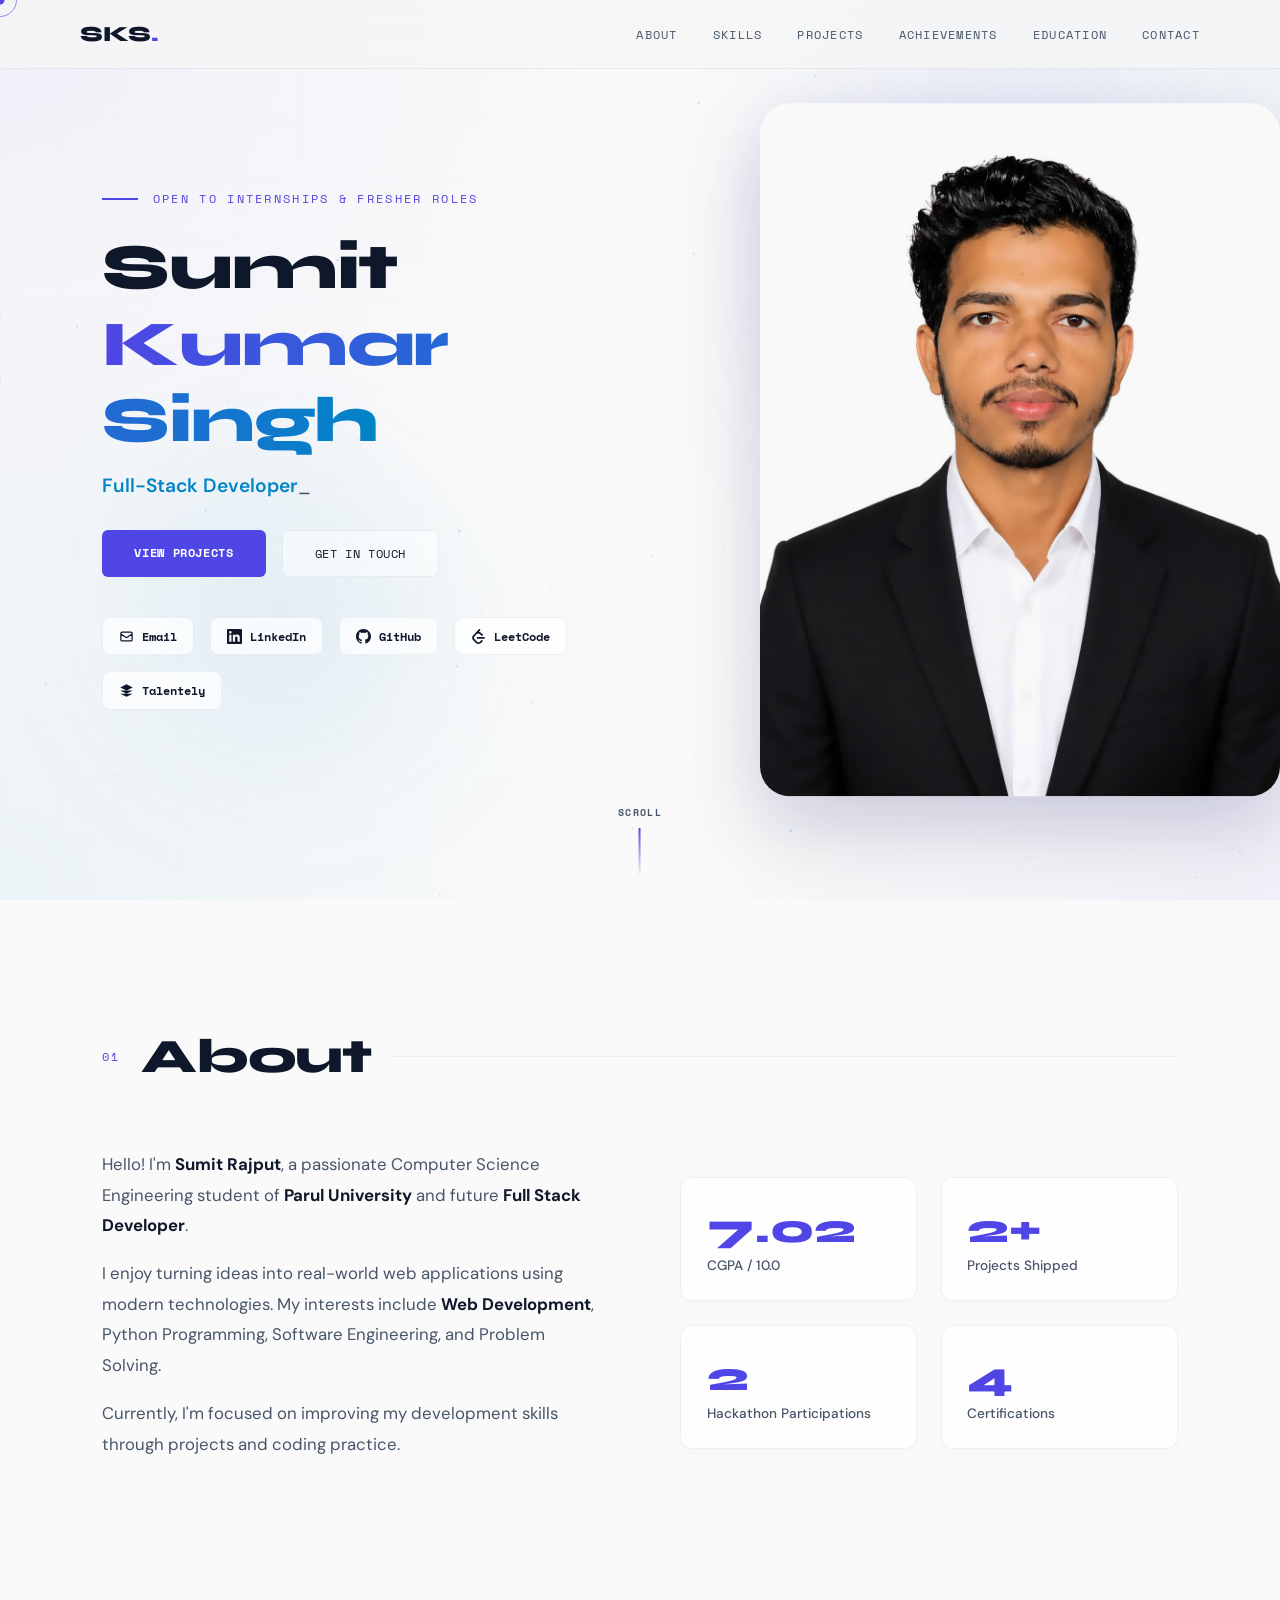
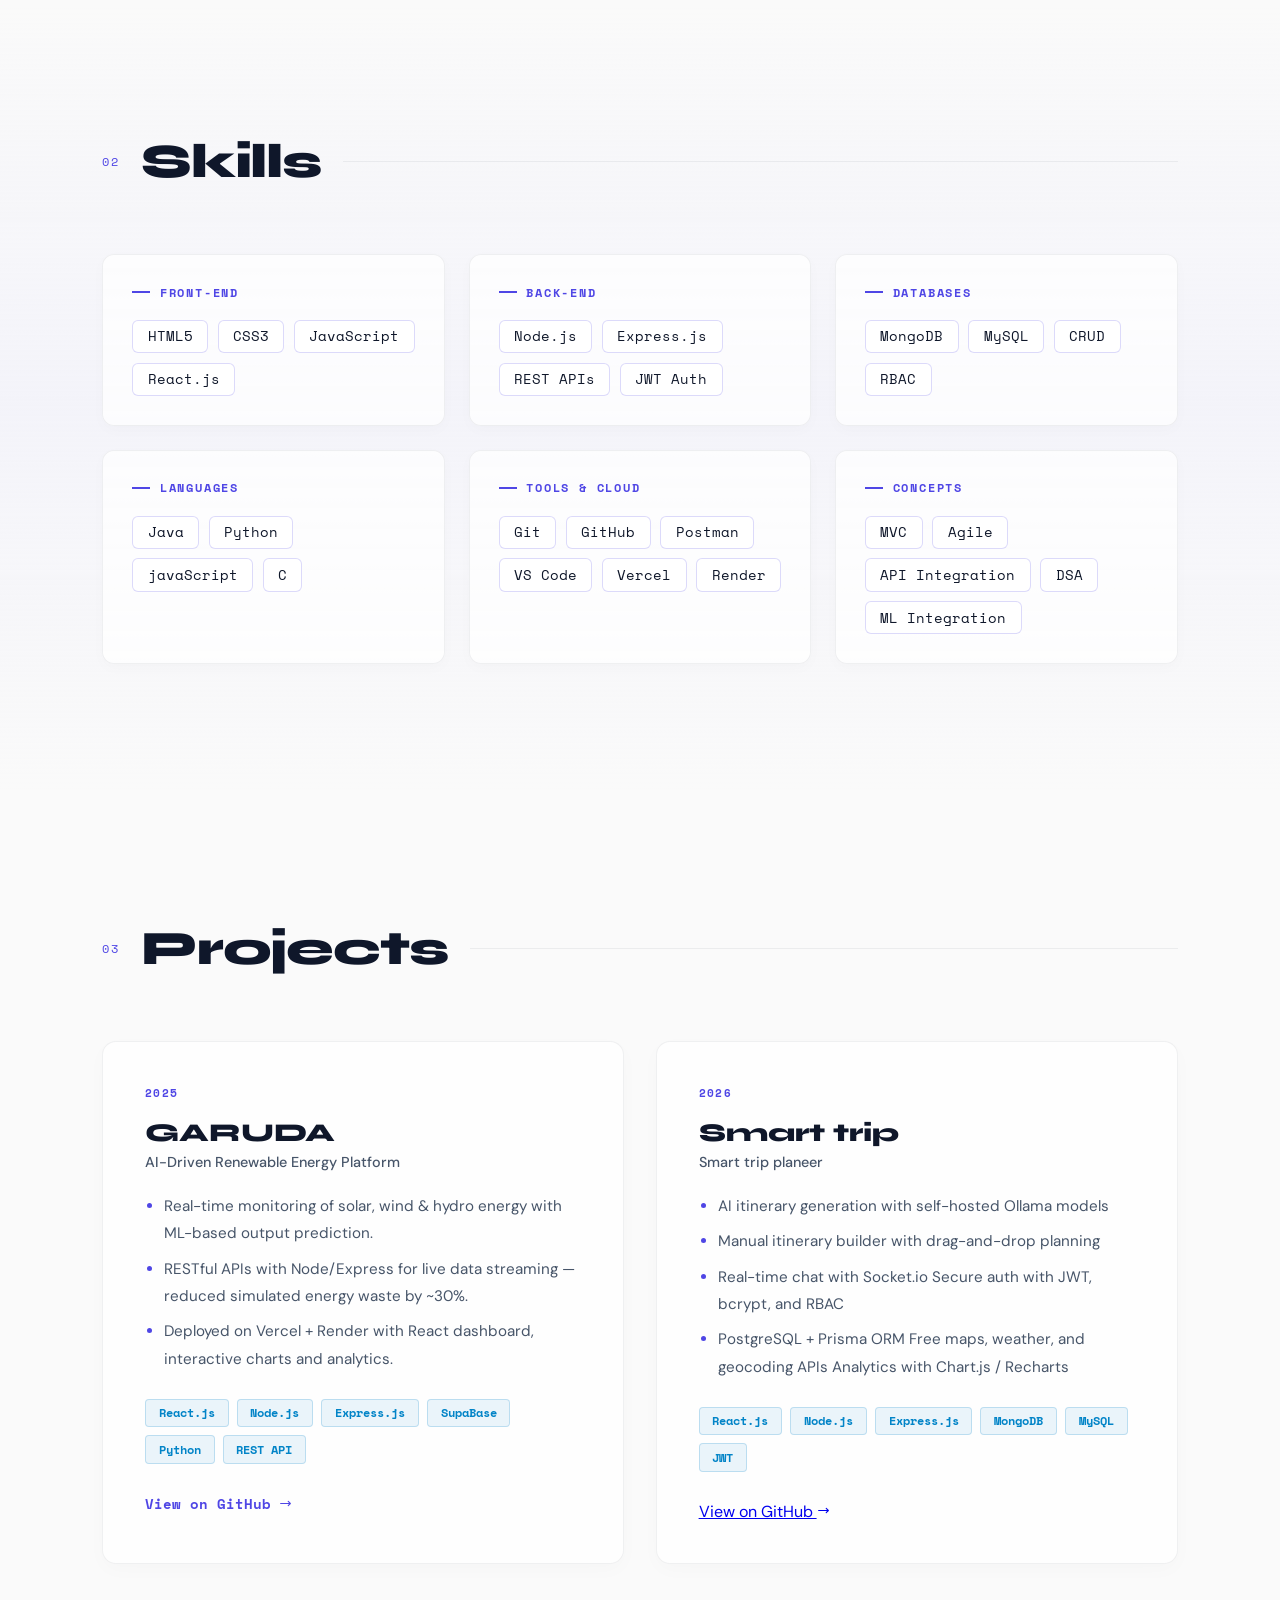
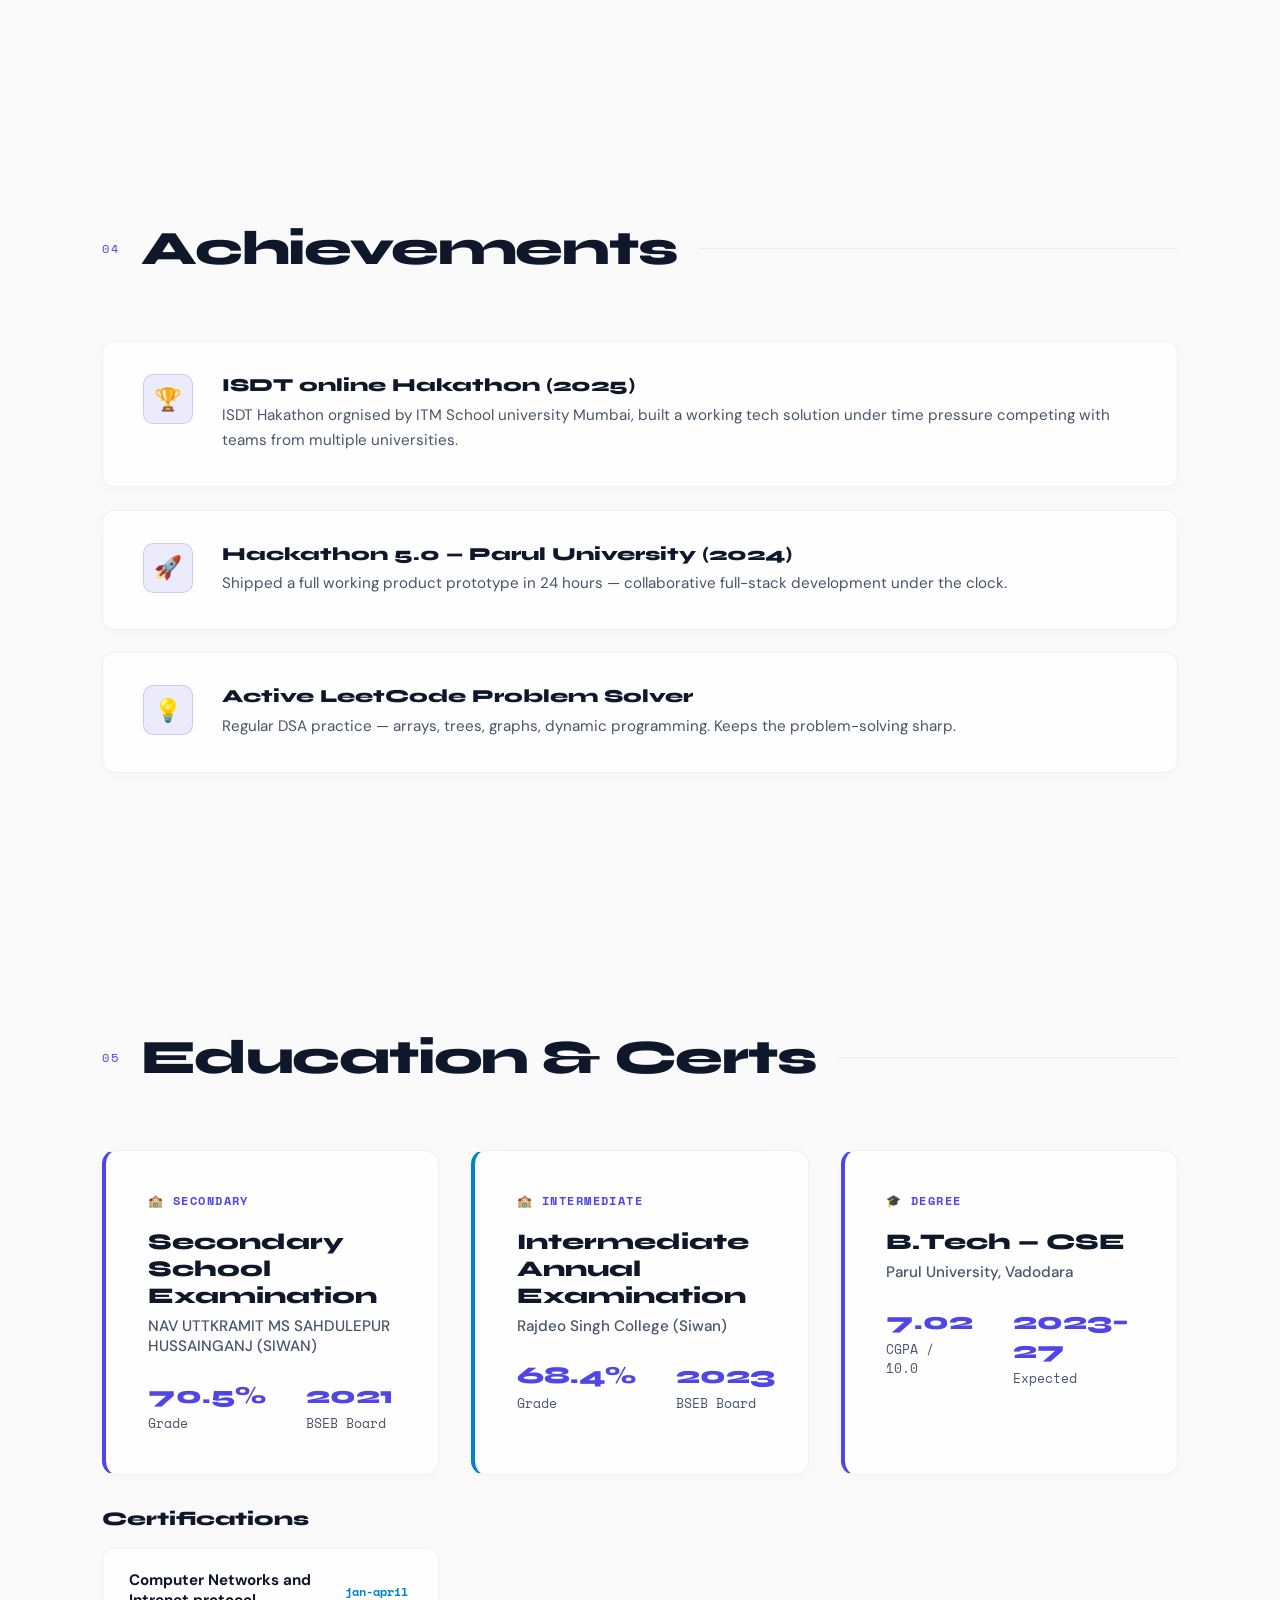
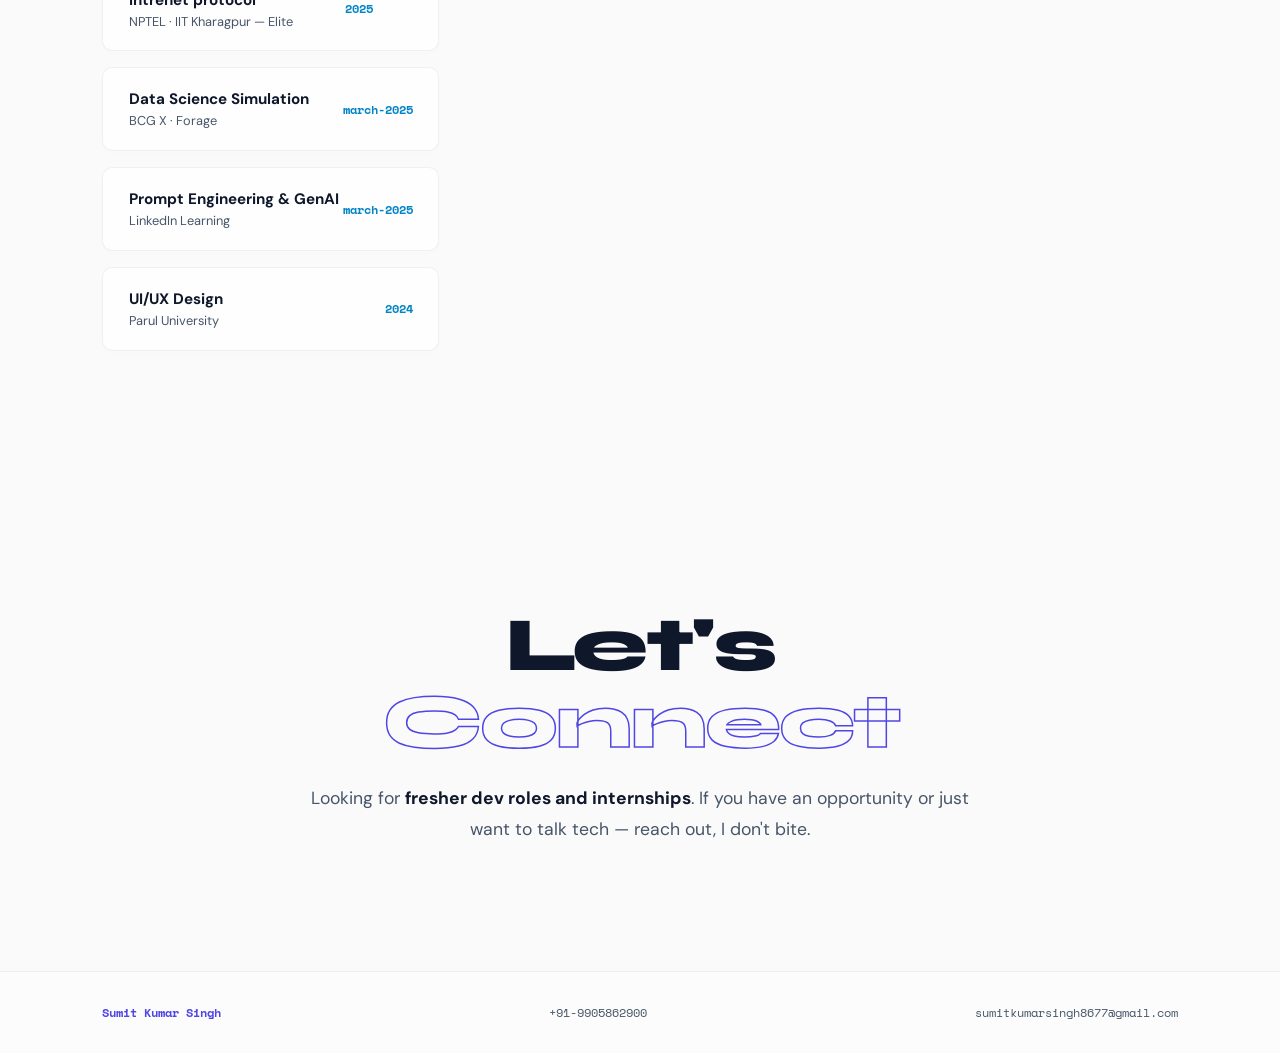
<file: index.html>
<!DOCTYPE html>
<html lang="en">
<head>
  <meta charset="UTF-8" />
  <meta name="viewport" content="width=device-width, initial-scale=1.0" />
  <title>Sumit Kumar Singh | Full Stack Dev</title>
  <meta name="description" content="Portfolio of Sumit Kumar Singh - CSE student at Parul University, Full Stack Developer passionate about web apps and problem solving." />

  <link rel="preconnect" href="https://fonts.googleapis.com">
  <link href="https://fonts.googleapis.com/css2?family=Syne:wght@400;700;800&family=Space+Mono:wght@400;700&family=DM+Sans:wght@300;400;500;600;700&display=swap" rel="stylesheet">

  <link rel="stylesheet" href="style.css" />
</head>
<body>

<div id="dot"></div>
<div id="ring"></div>
<canvas id="bg"></canvas>

<!-- nav -->
<nav id="nav">
  <div class="logo">SKS<em>.</em></div>
  <ul>
    <li><a href="#about">About</a></li>
    <li><a href="#skills">Skills</a></li>
    <li><a href="#projects">Projects</a></li>
    <li><a href="#achievements">Achievements</a></li>
    <li><a href="#education">Education</a></li>
    <li><a href="#contact">Contact</a></li>
  </ul>
</nav>


<!-- hero -->
<section id="hero">
  <div class="blob blob-1"></div>
  <div class="blob blob-2"></div>

  <div class="hero-content">
    <p class="hero-eyebrow">Open to Internships &amp; Fresher Roles</p>

    <div class="hero-heading">
      <h1 class="name">Sumit <span class="outline">Kumar Singh</span></h1>
    </div>

    <p class="hero-sub">
      <span class="typed" id="typed"></span><span class="cur">_</span>
    </p>

    <div class="btns">
      <a href="#projects" class="btn-fill">View Projects</a>
      <a href="#contact" class="btn-outline">Get In Touch</a>
    </div>

    <div class="hero-links">
      <a href="mailto:sumitkumarsingh8677@gmail.com" class="clink">
        <svg xmlns="http://www.w3.org/2000/svg" fill="none" viewBox="0 0 24 24" stroke="currentColor"><path stroke-linecap="round" stroke-linejoin="round" stroke-width="2" d="M3 8l7.89 5.26a2 2 0 002.22 0L21 8M5 19h14a2 2 0 002-2V7a2 2 0 00-2-2H5a2 2 0 00-2 2v10a2 2 0 002 2z"/></svg>
        Email
      </a>
      <a href="https://www.linkedin.com/in/sumit-kumar-singh-b117052b2/" target="_blank" class="clink">
        <svg xmlns="http://www.w3.org/2000/svg" fill="currentColor" viewBox="0 0 24 24"><path d="M20.447 20.452h-3.554v-5.569c0-1.328-.027-3.037-1.852-3.037-1.853 0-2.136 1.445-2.136 2.939v5.667H9.351V9h3.414v1.561h.046c.477-.9 1.637-1.85 3.37-1.85 3.601 0 4.267 2.37 4.267 5.455v6.286zM5.337 7.433a2.062 2.062 0 01-2.063-2.065 2.064 2.064 0 112.063 2.065zm1.782 13.019H3.555V9h3.564v11.452zM22.225 0H1.771C.792 0 0 .774 0 1.729v20.542C0 23.227.792 24 1.771 24h20.451C23.2 24 24 23.227 24 22.271V1.729C24 .774 23.2 0 22.222 0h.003z"/></svg>
        LinkedIn
      </a>
      <a href="https://github.com/Sumitrajputt" target="_blank" class="clink">
        <svg xmlns="http://www.w3.org/2000/svg" fill="currentColor" viewBox="0 0 24 24"><path d="M12 0C5.374 0 0 5.373 0 12c0 5.302 3.438 9.8 8.207 11.387.599.111.793-.261.793-.577v-2.234c-3.338.726-4.033-1.416-4.033-1.416-.546-1.387-1.333-1.756-1.333-1.756-1.089-.745.083-.729.083-.729 1.205.084 1.839 1.237 1.839 1.237 1.07 1.834 2.807 1.304 3.492.997.107-.775.418-1.305.762-1.604-2.665-.305-5.467-1.334-5.467-5.931 0-1.311.469-2.381 1.236-3.221-.124-.303-.535-1.524.117-3.176 0 0 1.008-.322 3.301 1.23A11.509 11.509 0 0112 5.803c1.02.005 2.047.138 3.006.404 2.291-1.552 3.297-1.23 3.297-1.23.653 1.653.242 2.874.118 3.176.77.84 1.235 1.911 1.235 3.221 0 4.609-2.807 5.624-5.479 5.921.43.372.823 1.102.823 2.222v3.293c0 .319.192.694.801.576C20.566 21.797 24 17.3 24 12c0-6.627-5.373-12-12-12z"/></svg>
        GitHub
      </a>
      <a href="https://leetcode.com/rajputsumit_111" target="_blank" class="clink">
        <svg xmlns="http://www.w3.org/2000/svg" fill="currentColor" viewBox="0 0 24 24"><path d="M13.483 0a1.374 1.374 0 0 0-.961.438L7.116 6.226l-3.854 4.126a5.266 5.266 0 0 0-1.209 2.104 5.35 5.35 0 0 0-.125.513 5.527 5.527 0 0 0 .062 2.362 5.83 5.83 0 0 0 .349 1.017 5.938 5.938 0 0 0 1.271 1.818l4.277 4.193.039.038c2.248 2.165 5.852 2.133 8.063-.074l2.396-2.392c.54-.54.54-1.414.003-1.955a1.378 1.378 0 0 0-1.951-.003l-2.396 2.392a3.021 3.021 0 0 1-4.205.038l-.02-.019-4.276-4.193c-.652-.64-.972-1.469-.948-2.263a2.68 2.68 0 0 1 .066-.523 2.545 2.545 0 0 1 .619-1.164L9.13 8.114c1.058-1.134 3.204-1.27 4.43-.278l3.501 2.831c.593.48 1.461.387 1.94-.207a1.384 1.384 0 0 0-.207-1.943l-3.5-2.831c-.8-.647-1.766-1.045-2.774-1.202l2.015-2.158A1.384 1.384 0 0 0 13.483 0zm-2.866 12.815a1.38 1.38 0 0 0-1.38 1.382 1.38 1.38 0 0 0 1.38 1.382H20.79a1.38 1.38 0 0 0 1.38-1.382 1.38 1.38 0 0 0-1.38-1.382z"/></svg>
        LeetCode
      </a>
      <a href="https://lms.talentely.com/in/a4336e59-dc41-4b82-a7ce-feeab5298f6f" target="_blank" class="clink">
        <svg xmlns="http://www.w3.org/2000/svg" viewBox="0 0 24 24" fill="currentColor" width="17" height="17">
          <path d="M12 2L2 7l10 5 10-5-10-5zM2 17l10 5 10-5M2 12l10 5 10-5"/>
        </svg>
        Talentely
      </a>
    </div>
  </div>

  <div class="hero-img-box">
    <img src="profile.jpg" alt="Profile photo" class="profile-img">
  </div>

  <div class="scroll-hint">
    <span>Scroll</span>
    <div class="scroll-bar"></div>
  </div>
</section>


<!-- about -->
<section id="about" class="sec-pad">
  <div class="sec-head rv">
    <span class="sec-num">01</span>
    <h2 class="sec-title">About</h2>
    <div class="sec-line"></div>
  </div>

  <div class="about-wrap">
    <div class="about-text rv">
      <p>Hello! I'm <strong>Sumit Rajput</strong>, a passionate Computer Science Engineering student of <strong>Parul University</strong> and future <strong>Full Stack Developer</strong>.</p>
      <p>I enjoy turning ideas into real-world web applications using modern technologies. My interests include <strong>Web Development</strong>, Python Programming, Software Engineering, and Problem Solving.</p>
      <p>Currently, I'm focused on improving my development skills through projects and coding practice.</p>
    </div>

    <div class="stats rv d2">
      <div class="stat">
        <div class="stat-n">7.02</div>
        <div class="stat-l">CGPA / 10.0</div>
      </div>
      <div class="stat">
        <div class="stat-n">2+</div>
        <div class="stat-l">Projects Shipped</div>
      </div>
      <div class="stat">
        <div class="stat-n">2</div>
        <div class="stat-l">Hackathon Participations</div>
      </div>
      <div class="stat">
        <div class="stat-n">4</div>
        <div class="stat-l">Certifications</div>
      </div>
    </div>
  </div>
</section>


<!-- skills -->
<section id="skills" class="sec-pad">
  <div class="sec-head rv">
    <span class="sec-num">02</span>
    <h2 class="sec-title">Skills</h2>
    <div class="sec-line"></div>
  </div>

  <div class="skills-wrap">
    <div class="skill-box rv d1">
      <div class="skill-cat">Front-End</div>
      <div class="tags">
        <span class="tag">HTML5</span>
        <span class="tag">CSS3</span>
        <span class="tag">JavaScript</span>
        <span class="tag">React.js</span>
      </div>
    </div>

    <div class="skill-box rv d2">
      <div class="skill-cat">Back-End</div>
      <div class="tags">
        <span class="tag">Node.js</span>
        <span class="tag">Express.js</span>
        <span class="tag">REST APIs</span>
        <span class="tag">JWT Auth</span>
      </div>
    </div>

    <div class="skill-box rv d3">
      <div class="skill-cat">Databases</div>
      <div class="tags">
        <span class="tag">MongoDB</span>
        <span class="tag">MySQL</span>
        <span class="tag">CRUD</span>
        <span class="tag">RBAC</span>
      </div>
    </div>

    <div class="skill-box rv d4">
      <div class="skill-cat">Languages</div>
      <div class="tags">
        <span class="tag">Java</span>
        <span class="tag">Python</span>
        <span class="tag">javaScript</span>
        <span class="tag">C</span>
      </div>
    </div>

    <div class="skill-box rv d1">
      <div class="skill-cat">Tools &amp; Cloud</div>
      <div class="tags">
        <span class="tag">Git</span>
        <span class="tag">GitHub</span>
        <span class="tag">Postman</span>
        <span class="tag">VS Code</span>
        <span class="tag">Vercel</span>
        <span class="tag">Render</span>
      </div>
    </div>

    <div class="skill-box rv d2">
      <div class="skill-cat">Concepts</div>
      <div class="tags">
        <span class="tag">MVC</span>
        <span class="tag">Agile</span>
        <span class="tag">API Integration</span>
        <span class="tag">DSA</span>
        <span class="tag">ML Integration</span>
      </div>
    </div>
  </div>
</section>


<!-- projects -->
<section id="projects" class="sec-pad">
  <div class="sec-head rv">
    <span class="sec-num">03</span>
    <h2 class="sec-title">Projects</h2>
    <div class="sec-line"></div>
  </div>

  <div class="projects-wrap">
    <div class="proj-card rv d1">
      <div class="proj-year">2025</div>
      <div class="proj-name">GARUDA</div>
      <div class="proj-tagline">AI-Driven Renewable Energy Platform</div>
      <ul class="proj-desc">
        <li>Real-time monitoring of solar, wind &amp; hydro energy with ML-based output prediction.</li>
        <li>RESTful APIs with Node/Express for live data streaming — reduced simulated energy waste by ~30%.</li>
        <li>Deployed on Vercel + Render with React dashboard, interactive charts and analytics.</li>
      </ul>
      <div class="proj-stack">
        <span class="stag">React.js</span>
        <span class="stag">Node.js</span>
        <span class="stag">Express.js</span>
        <span class="stag">SupaBase</span>
        <span class="stag">Python</span>
        <span class="stag">REST API</span>
      </div>
      <a href="https://github.com/Sumitrajputt/GARUDA-AI-Driven-Renewable-Energy-Orchestration-Platform"t target="_blank" class="proj-link ">
        View on GitHub
        <svg xmlns="http://www.w3.org/2000/svg" fill="none" viewBox="0 0 24 24" stroke="currentColor" width="13" height="13"><path stroke-linecap="round" stroke-linejoin="round" stroke-width="2" d="M17 8l4 4m0 0l-4 4m4-4H3"/></svg>
      </a>
    </div>

    <div class="proj-card rv d2">
      <div class="proj-year">2026</div>
      <div class="proj-name">Smart trip </div>
      <div class="proj-tagline">Smart trip planeer</div>
      <ul class="proj-desc">
        <li>AI itinerary generation with self-hosted Ollama models</li>
        <li>Manual itinerary builder with drag-and-drop planning</li>
        <li>Real-time chat with Socket.io Secure auth with JWT, bcrypt, and RBAC</li>
        <li>PostgreSQL + Prisma ORM Free maps, weather, and geocoding APIs Analytics with Chart.js / Recharts </li>
        
      </ul>
      <div class="proj-stack">
        <span class="stag">React.js</span>
        <span class="stag">Node.js</span>
        <span class="stag">Express.js</span>
        <span class="stag">MongoDB</span>
        <span class="stag">MySQL</span>
        <span class="stag">JWT</span>
      </div>
      <a href="https://github.com/Sumitrajputt/Smart--trip-plan" t target="_blank" class="projct-link ">
        View on GitHub
        <svg xmlns="http://www.w3.org/2000/svg" fill="none" viewBox="0 0 24 24" stroke="currentColor" width="13" height="13"><path stroke-linecap="round" stroke-linejoin="round" stroke-width="2" d="M17 8l4 4m0 0l-4 4m4-4H3"/></svg>
      </a>
    </div>
  </div>
</section>


<!-- achievements -->
<section id="achievements" class="sec-pad">
  <div class="sec-head rv">
    <span class="sec-num">04</span>
    <h2 class="sec-title">Achievements</h2>
    <div class="sec-line"></div>
  </div>

  <div class="ach-list">
    <div class="ach-item rv d1">
      <div class="ach-ico">🏆</div>
      <div>
        <div class="ach-title">ISDT online Hakathon (2025)</div>
        <div class="ach-desc">ISDT Hakathon orgnised by ITM School university Mumbai, built a working tech solution under time pressure competing with teams from multiple universities.</div>
      </div>
    </div>

    <div class="ach-item rv d2">
      <div class="ach-ico">🚀</div>
      <div>
        <div class="ach-title">Hackathon 5.0 — Parul University (2024)</div>
        <div class="ach-desc">Shipped a full working product prototype in 24 hours — collaborative full-stack development under the clock.</div>
      </div>
    </div>

    <div class="ach-item rv d3">
      <div class="ach-ico">💡</div>
      <div>
        <div class="ach-title">Active LeetCode Problem Solver</div>
        <div class="ach-desc">Regular DSA practice — arrays, trees, graphs, dynamic programming. Keeps the problem-solving sharp.</div>
      </div>
    </div>
  </div>
</section>


<!-- education -->
<section id="education" class="sec-pad">
  <div class="sec-head rv">
    <span class="sec-num">05</span>
    <h2 class="sec-title">Education &amp; Certs</h2>
    <div class="sec-line"></div>
  </div>

  <div class="edu-wrap">

    <!-- secondary -->
    <div class="edu-card rv d1" style="border-left: 4px solid var(--accent);">
      <div class="edu-badge">🏫 Secondary</div>
      <div class="edu-deg">Secondary School Examination</div>
      <div class="edu-uni">NAV UTTKRAMIT MS SAHDULEPUR HUSSAINGANJ (SIWAN)</div>
      <div class="edu-meta">
        <div class="edu-m">
          <span>70.5%</span>
          Grade
        </div>
        <div class="edu-m">
          <span>2021</span>
          BSEB Board
        </div>
      </div>
    </div>

    <!-- intermediate -->
    <div class="edu-card rv d2" style="border-left: 4px solid var(--accent-blue);">
      <div class="edu-badge">🏫 Intermediate</div>
      <div class="edu-deg">Intermediate Annual Examination</div>
      <div class="edu-uni">Rajdeo Singh College (Siwan)</div>
      <div class="edu-meta">
        <div class="edu-m">
          <span>68.4%</span>
          Grade
        </div>
        <div class="edu-m">
          <span>2023</span>
          BSEB Board
        </div>
      </div>
    </div>

    <!-- btech -->
    <div class="edu-card rv d3" style="border-left: 4px solid var(--accent);">
      <div class="edu-badge">🎓 Degree</div>
      <div class="edu-deg">B.Tech — CSE</div>
      <div class="edu-uni">Parul University, Vadodara</div>
      <div class="edu-meta">
        <div class="edu-m">
          <span>7.02</span>
          CGPA / 10.0
        </div>
        <div class="edu-m">
          <span>2023–27</span>
          Expected
        </div>
      </div>
    </div>

    <!-- certifications -->
    <div class="rv d4">
      <h3 style="font-family:'Syne',sans-serif; font-weight:800; margin-bottom:1.1rem; font-size:1.2rem; color: var(--text);">Certifications</h3>
      <div class="certs">
        <div class="cert">
          <div>
            <div class="cert-n">Computer Networks and Intrenet protocol</div>
            <div class="cert-src">NPTEL · IIT Kharagpur — Elite</div>
          </div>
          <div class="cert-yr">jan-april 2025</div>
        </div>
        <div class="cert">
          <div>
            <div class="cert-n">Data Science Simulation</div>
            <div class="cert-src">BCG X · Forage</div>
          </div>
          <div class="cert-yr">march-2025</div>
        </div>
        <div class="cert">
          <div>
            <div class="cert-n">Prompt Engineering &amp; GenAI</div>
            <div class="cert-src">LinkedIn Learning</div>
          </div>
          <div class="cert-yr">march-2025</div>
        </div>
        <div class="cert">
          <div>
            <div class="cert-n">UI/UX Design</div>
            <div class="cert-src">Parul University</div>
          </div>
          <div class="cert-yr">2024</div>
        </div>
      </div>
    </div>

  </div>
</section>


<!-- contact -->
<section id="contact">
  <div class="contact-inner">
    <h2 class="contact-h rv">
      Let's<br>
      <span class="ghost">Connect</span>
    </h2>
    <p class="contact-p rv d1">
      Looking for <strong>fresher dev roles and internships</strong>. If you have an opportunity or just want to talk tech — reach out, I don't bite.
    </p>
  </div>
</section>

<footer>
  <b>Sumit Kumar Singh</b>
  <span>+91-9905862900</span>
  <span>sumitkumarsingh8677@gmail.com</span>
</footer>

<script src="script.js"></script>
</body>
</html>
</file>
<file: style.css>
/* my portfolio styles - sumit kumar singh */

:root {
  --bg: #FAFAFA; /* Extremely soft, premium white */
  --bg-card: rgba(255, 255, 255, 0.75);
  --accent: #4F46E5; /* Deep Indigo */
  --accent-blue: #0284C7; /* Sky Blue */
  --text: #0F172A; /* Slate 900 for sharp text */
  --muted: #475569; /* Slate 600 */
  --border: rgba(15, 23, 42, 0.06);
  --glow: 0 10px 40px rgba(79, 70, 229, 0.12);
}

* {
  margin: 0;
  padding: 0;
  box-sizing: border-box;
}

html {
  scroll-behavior: smooth;
}

body {
  background-color: var(--bg);
  background-image: 
    radial-gradient(circle at 0% 0%, rgba(79, 70, 229, 0.06) 0%, transparent 40%),
    radial-gradient(circle at 100% 0%, rgba(2, 132, 199, 0.05) 0%, transparent 40%),
    radial-gradient(circle at 100% 100%, rgba(79, 70, 229, 0.05) 0%, transparent 40%),
    radial-gradient(circle at 0% 100%, rgba(2, 132, 199, 0.06) 0%, transparent 40%);
  background-attachment: fixed;
  color: var(--text);
  font-family: 'DM Sans', sans-serif;
  overflow-x: hidden;
  cursor: none;
}

/* custom cursor */
#dot {
  width: 9px;
  height: 9px;
  background: var(--accent);
  border-radius: 50%;
  position: fixed;
  pointer-events: none;
  z-index: 9999;
  transform: translate(-50%, -50%);
}

#ring {
  width: 34px;
  height: 34px;
  border: 1.5px solid var(--accent);
  border-radius: 50%;
  position: fixed;
  pointer-events: none;
  z-index: 9998;
  transform: translate(-50%, -50%);
  transition: width .25s, height .25s, border-color .25s;
  opacity: .6;
}

#ring.big {
  width: 52px;
  height: 52px;
  border-color: var(--accent-blue);
  opacity: .9;
}

canvas#bg {
  position: fixed;
  top: 0; left: 0;
  width: 100%; height: 100%;
  z-index: 0;
  pointer-events: none;
  opacity: .7;
}

/* navbar */
nav {
  position: fixed;
  top: 0; width: 100%;
  z-index: 100;
  padding: 1.3rem 5rem;
  display: flex;
  justify-content: space-between;
  align-items: center;
  background: rgba(245, 245, 245, 0.8);
  backdrop-filter: blur(12px);
  border-bottom: 1px solid var(--border);
  transition: padding .3s;
}

nav.scrolled {
  padding: .9rem 5rem;
  box-shadow: 0 4px 20px rgba(0,0,0,0.03);
}

.logo {
  font-family: 'Syne', sans-serif;
  font-weight: 800;
  font-size: 1.35rem;
  letter-spacing: -.02em;
  color: var(--text);
}

.logo em {
  color: var(--accent);
  font-style: normal;
}

nav ul {
  list-style: none;
  display: flex;
  gap: 2.2rem;
}

nav ul a {
  color: var(--muted);
  text-decoration: none;
  font-family: 'Space Mono', monospace;
  font-size: .78rem;
  letter-spacing: .1em;
  text-transform: uppercase;
  transition: color .25s;
  position: relative;
}

nav ul a::after {
  content: '';
  position: absolute;
  bottom: -3px; left: 0;
  width: 0; height: 2px;
  background: var(--accent);
  transition: width .3s;
}

nav ul a:hover { color: var(--accent); }
nav ul a:hover::after { width: 100%; }

/* sections */
section { position: relative; z-index: 1; }

.sec-pad { padding: 8rem 8vw; }

.sec-head {
  display: flex;
  align-items: center;
  gap: 1.4rem;
  margin-bottom: 4rem;
}

.sec-num {
  font-family: 'Space Mono', monospace;
  font-size: .72rem;
  color: var(--accent);
  letter-spacing: .1em;
}

.sec-title {
  font-family: 'Syne', sans-serif;
  font-weight: 800;
  font-size: clamp(2rem, 4vw, 3rem);
  letter-spacing: -.025em;
  color: var(--text);
}

.sec-line {
  flex: 1;
  height: 1px;
  background: var(--border);
}

/* hero */
#hero {
  position: relative;
  min-height: 100vh;
  display: flex;
  align-items: center;
  justify-content: space-between;
  padding: 0 8vw;
  gap: 4rem;
}

.hero-content {
  flex: 0 0 48%;
  max-width: 48%;
}

.hero-img-box {
  position: absolute;
  right: 0;
  top: 50%;
  transform: translateY(-50%);
  width: min(520px, 44vw);
  height: auto;
  display: flex;
  align-items: center;
  justify-content: center;
  opacity: 0;
  animation: fadeIn 1.2s .6s forwards;
  z-index: 1;
  pointer-events: auto;
}

.profile-img {
  width: 100%;
  max-width: 560px;
  height: auto;
  border-radius: 30px;
  box-shadow: 0 36px 90px rgba(15,23,42,0.14), 0 18px 60px rgba(79,70,229,0.08);
  border: none;
  transition: transform 0.45s ease, box-shadow 0.45s ease;
  object-fit: cover;
}

.profile-img:hover {
  transform: translateY(-12px) scale(1.01);
  box-shadow: 0 40px 100px rgba(15,23,42,0.15), 0 18px 60px rgba(79,70,229,0.12);
}

.hero-heading {
  display: flex;
  align-items: center;
  gap: 1.5rem;
  flex-wrap: wrap;
}

.name-profile-img {
  width: 120px;
  height: 120px;
  object-fit: cover;
  border-radius: 22px;
  border: 2px solid rgba(255,255,255,0.65);
  box-shadow: var(--glow);
}

.blob {
  position: absolute;
  border-radius: 50%;
  filter: blur(90px);
  pointer-events: none;
}

.blob-1 {
  width: 380px; height: 380px;
  background: rgba(79, 70, 229, 0.1);
  top: 8%; right: 8%;
  animation: bobble 9s ease-in-out infinite;
}

.blob-2 {
  width: 260px; height: 260px;
  background: rgba(2, 132, 199, 0.1);
  bottom: 18%; left: 12%;
  animation: bobble 11s ease-in-out infinite reverse;
}

@keyframes bobble {
  0%, 100% { transform: translateY(0); }
  50% { transform: translateY(-18px); }
}

.hero-eyebrow {
  font-family: 'Space Mono', monospace;
  font-size: .72rem;
  color: var(--accent);
  letter-spacing: .2em;
  text-transform: uppercase;
  display: flex;
  align-items: center;
  gap: .9rem;
  margin-bottom: 1.4rem;
  opacity: 0;
  animation: slideUp .8s .3s forwards;
}

.hero-eyebrow::before {
  content: '';
  display: block;
  width: 36px; height: 2px;
  background: var(--accent);
}

h1.name {
  font-family: 'Syne', sans-serif;
  font-weight: 800;
  font-size: clamp(2.2rem, 5vw, 4rem);
  line-height: 1.2;
  letter-spacing: -.02em;
  color: var(--text);
  opacity: 0;
  animation: slideUp .9s .5s forwards;
  margin-bottom: 0.8rem;
}

h1.name .outline {
  color: transparent;
  background: linear-gradient(90deg, var(--accent), var(--accent-blue));
  -webkit-background-clip: text;
  background-clip: text;
}

.hero-sub {
  font-size: clamp(.95rem, 1.5vw, 1.2rem);
  color: var(--muted);
  font-weight: 400;
  opacity: 0;
  animation: slideUp .9s .7s forwards;
  margin-bottom: 2rem;
}

.hero-sub .typed { color: var(--accent-blue); font-weight: 600; }

.btns {
  display: flex;
  gap: 1rem;
  opacity: 0;
  animation: slideUp .9s .9s forwards;
  margin-bottom: 2.5rem;
}

.btn-fill {
  background: var(--accent);
  color: #FFF;
  padding: .82rem 2rem;
  border-radius: 6px;
  font-family: 'Space Mono', monospace;
  font-size: .78rem;
  font-weight: 700;
  text-transform: uppercase;
  letter-spacing: .05em;
  text-decoration: none;
  cursor: none;
  transition: box-shadow .3s, transform .3s;
  position: relative;
  overflow: hidden;
}

.btn-fill::after {
  content: '';
  position: absolute;
  top: 0; left: -100%;
  width: 100%; height: 100%;
  background: linear-gradient(90deg, transparent, rgba(255,255,255,.25), transparent);
  transition: left .4s;
}

.btn-fill:hover::after { left: 100%; }
.btn-fill:hover { box-shadow: var(--glow); transform: translateY(-2px); }

.btn-outline {
  border: 1px solid var(--border);
  color: var(--text);
  background: rgba(255,255,255,0.5);
  padding: .82rem 2rem;
  border-radius: 6px;
  font-family: 'Space Mono', monospace;
  font-size: .78rem;
  text-transform: uppercase;
  letter-spacing: .05em;
  text-decoration: none;
  cursor: none;
  transition: all .3s;
}

.btn-outline:hover {
  border-color: var(--accent);
  color: var(--accent);
  background: #FFF;
  transform: translateY(-2px);
}

.hero-links {
  display: flex;
  gap: 1rem;
  flex-wrap: wrap;
  opacity: 0;
  animation: slideUp 0.9s 1.1s forwards;
}

.hero-links .clink {
  display: flex;
  align-items: center;
  gap: .5rem;
  background: var(--bg-card);
  border: 1px solid var(--border);
  color: var(--text);
  text-decoration: none;
  padding: .6rem 1rem;
  border-radius: 8px;
  font-family: 'Space Mono', monospace;
  font-size: .75rem;
  font-weight: 600;
  transition: all .3s;
}

.hero-links .clink svg { width: 15px; height: 15px; flex-shrink: 0; }
.hero-links .clink:hover {
  border-color: var(--accent);
  color: var(--accent);
  box-shadow: var(--glow);
  transform: translateY(-3px);
  background: #fff;
}

.scroll-hint {
  position: absolute;
  bottom: 1.5rem; left: 50%;
  transform: translateX(-50%);
  display: flex;
  flex-direction: column;
  align-items: center;
  gap: .5rem;
  opacity: 0;
  animation: fadeIn 1s 1.6s forwards;
}

.scroll-hint span {
  font-family: 'Space Mono', monospace;
  font-size: .62rem;
  color: var(--muted);
  letter-spacing: .15em;
  text-transform: uppercase;
  font-weight: 700;
}

.scroll-bar {
  width: 2px; height: 48px;
  background: linear-gradient(to bottom, var(--accent), transparent);
  animation: pulse 2s infinite;
}

@keyframes pulse {
  0% { opacity: 1; transform: scaleY(1); }
  100% { opacity: 0; transform: scaleY(.4); }
}

/* about */
.about-wrap {
  display: grid;
  grid-template-columns: 1fr 1fr;
  gap: 5rem;
  align-items: center;
}

.about-text p {
  color: var(--muted);
  line-height: 1.82;
  margin-bottom: 1.1rem;
  font-size: 1.05rem;
}

.about-text strong { color: var(--text); font-weight: 700; }

.stats {
  display: grid;
  grid-template-columns: 1fr 1fr;
  gap: 1.5rem;
}

.stat {
  background: var(--bg-card);
  border: 1px solid var(--border);
  border-radius: 12px;
  padding: 1.6rem;
  transition: all .3s;
  position: relative;
  overflow: hidden;
  box-shadow: 0 4px 15px rgba(0,0,0,0.02);
}

.stat::before {
  content: '';
  position: absolute;
  top: 0; left: 0;
  width: 4px; height: 100%;
  background: var(--accent);
  transform: scaleY(0);
  transform-origin: bottom;
  transition: transform .3s;
}

.stat:hover::before { transform: scaleY(1); }
.stat:hover {
  border-color: rgba(79, 70, 229, 0.3);
  transform: translateY(-3px);
  box-shadow: var(--glow);
  background: #fff;
}

.stat-n {
  font-family: 'Syne', sans-serif;
  font-weight: 800;
  font-size: 2.6rem;
  color: var(--accent);
}

.stat-l { color: var(--muted); font-size: .85rem; margin-top: .3rem; font-weight: 500; }

/* skills */
#skills {
  background: linear-gradient(180deg, transparent, rgba(230,230,250,.3), transparent);
}

.skills-wrap {
  display: grid;
  grid-template-columns: repeat(auto-fit, minmax(280px, 1fr));
  gap: 1.5rem;
}

.skill-box {
  background: var(--bg-card);
  border: 1px solid var(--border);
  border-radius: 12px;
  padding: 1.8rem;
  transition: all .3s;
  position: relative;
  overflow: hidden;
  box-shadow: 0 4px 15px rgba(0,0,0,0.02);
}

.skill-box::after {
  content: '';
  position: absolute;
  inset: 0;
  background: linear-gradient(135deg, rgba(79, 70, 229, .05), transparent);
  opacity: 0;
  transition: opacity .3s;
}

.skill-box:hover {
  border-color: rgba(79, 70, 229, .3);
  transform: translateY(-4px);
  box-shadow: var(--glow);
  background: #fff;
}

.skill-box:hover::after { opacity: 1; }

.skill-cat {
  font-family: 'Space Mono', monospace;
  font-size: .75rem;
  font-weight: 700;
  color: var(--accent);
  letter-spacing: .15em;
  text-transform: uppercase;
  margin-bottom: 1.2rem;
  display: flex;
  align-items: center;
  gap: .6rem;
}

.skill-cat::before {
  content: '';
  width: 18px; height: 2px;
  background: var(--accent);
}

.tags { display: flex; flex-wrap: wrap; gap: .6rem; }

.tag {
  background: #fff;
  border: 1px solid rgba(79, 70, 229, 0.2);
  color: var(--text);
  font-size: .85rem;
  padding: .35rem .9rem;
  border-radius: 6px;
  font-family: 'Space Mono', monospace;
  transition: all .25s;
}

.tag:hover {
  background: var(--accent);
  border-color: var(--accent);
  color: #fff;
}

/* projects */
.projects-wrap {
  display: grid;
  grid-template-columns: repeat(auto-fit, minmax(380px, 1fr));
  gap: 2rem;
}

.proj-card {
  background: var(--bg-card);
  border: 1px solid var(--border);
  border-radius: 14px;
  padding: 2.6rem;
  transition: all .4s;
  position: relative;
  overflow: hidden;
  cursor: none;
  box-shadow: 0 6px 20px rgba(0,0,0,0.02);
}

.proj-card::before {
  content: '';
  position: absolute;
  top: 0; left: 0; right: 0;
  height: 3px;
  background: linear-gradient(90deg, var(--accent), var(--accent-blue));
  transform: scaleX(0);
  transform-origin: left;
  transition: transform .4s ease;
}

.proj-card:hover {
  border-color: rgba(79, 70, 229, .3);
  transform: translateY(-6px);
  box-shadow: 0 20px 40px rgba(0,0,0,.08), var(--glow);
  background: #fff;
}

.proj-card:hover::before { transform: scaleX(1); }

.proj-year {
  font-family: 'Space Mono', monospace;
  font-size: .7rem;
  font-weight: 700;
  color: var(--accent);
  letter-spacing: .12em;
  margin-bottom: 1rem;
}

.proj-name {
  font-family: 'Syne', sans-serif;
  font-weight: 800;
  font-size: 1.6rem;
  margin-bottom: .3rem;
  color: var(--text);
}

.proj-tagline { color: var(--muted); font-size: .9rem; margin-bottom: 1.4rem; font-weight: 500;}

.proj-desc {
  color: var(--muted);
  line-height: 1.8;
  font-size: .95rem;
  margin-bottom: 1.6rem;
  padding-left: 1.2rem;
}

.proj-desc li { margin-bottom: .5rem; }
.proj-desc li::marker { color: var(--accent); }

.proj-stack { display: flex; flex-wrap: wrap; gap: .5rem; margin-bottom: 1.8rem; }

.stag {
  background: rgba(2, 132, 199, .08);
  border: 1px solid rgba(2, 132, 199, .2);
  color: var(--accent-blue);
  font-size: .75rem;
  font-weight: 600;
  padding: .3rem .8rem;
  border-radius: 4px;
  font-family: 'Space Mono', monospace;
}

.proj-link {
  display: inline-flex;
  align-items: center;
  gap: .5rem;
  color: var(--accent);
  font-family: 'Space Mono', monospace;
  font-size: .85rem;
  font-weight: 700;
  text-decoration: none;
  transition: gap .25s;
}

.proj-link:hover { gap: .85rem; }

/* achievements */
.ach-list { display: flex; flex-direction: column; gap: 1.4rem; }

.ach-item {
  background: var(--bg-card);
  border: 1px solid var(--border);
  border-radius: 12px;
  padding: 2rem 2.5rem;
  display: flex;
  align-items: flex-start;
  gap: 1.8rem;
  transition: all .3s;
  box-shadow: 0 4px 15px rgba(0,0,0,0.02);
}

.ach-item:hover {
  border-color: rgba(79, 70, 229, .3);
  transform: translateX(5px);
  box-shadow: var(--glow);
  background: #fff;
}

.ach-ico {
  width: 50px; min-width: 50px; height: 50px;
  background: rgba(79, 70, 229, .1);
  border: 1px solid rgba(79, 70, 229, .2);
  border-radius: 10px;
  display: flex;
  align-items: center;
  justify-content: center;
  font-size: 1.4rem;
}

.ach-title {
  font-family: 'Syne', sans-serif;
  font-weight: 800;
  font-size: 1.15rem;
  margin-bottom: .4rem;
  color: var(--text);
}

.ach-desc { color: var(--muted); font-size: .95rem; line-height: 1.7; }

/* education */
.edu-wrap {
  display: grid;
  grid-template-columns: repeat(auto-fit, minmax(300px, 1fr));
  gap: 2rem;
}

.edu-card {
  background: var(--bg-card);
  border: 1px solid var(--border);
  border-radius: 14px;
  padding: 2.6rem;
  transition: all .3s;
  box-shadow: 0 4px 15px rgba(0,0,0,0.02);
}

.edu-card:hover {
  border-color: rgba(79, 70, 229, .3);
  box-shadow: var(--glow);
  background: #fff;
}

.edu-badge {
  font-family: 'Space Mono', monospace;
  font-size: .75rem;
  font-weight: 700;
  color: var(--accent);
  letter-spacing: .12em;
  text-transform: uppercase;
  margin-bottom: 1.2rem;
}

.edu-deg {
  font-family: 'Syne', sans-serif;
  font-weight: 800;
  font-size: 1.4rem;
  margin-bottom: .4rem;
  color: var(--text);
}

.edu-uni { color: var(--muted); font-size: .95rem; font-weight: 500;}

.edu-meta { display: flex; gap: 2.5rem; margin-top: 1.6rem; }

.edu-m {
  font-family: 'Space Mono', monospace;
  font-size: .8rem;
  color: var(--muted);
}

.edu-m span {
  font-family: 'Syne', sans-serif;
  font-weight: 800;
  font-size: 1.5rem;
  color: var(--accent);
  display: block;
  margin-bottom: 0.2rem;
}

.certs { display: flex; flex-direction: column; gap: 1rem; }

.cert {
  background: var(--bg-card);
  border: 1px solid var(--border);
  border-radius: 10px;
  padding: 1.3rem 1.6rem;
  display: flex;
  justify-content: space-between;
  align-items: center;
  transition: all .3s;
  box-shadow: 0 2px 10px rgba(0,0,0,0.01);
}

.cert:hover {
  border-color: rgba(2, 132, 199, .3);
  transform: translateX(4px);
  background: #fff;
}

.cert-n { font-size: .95rem; font-weight: 700; color: var(--text);}
.cert-src { color: var(--muted); font-size: .8rem; margin-top: .2rem; }
.cert-yr {
  font-family: 'Space Mono', monospace;
  font-size: .75rem;
  font-weight: 700;
  color: var(--accent-blue);
}

/* contact */
#contact { padding: 8rem 8vw 5rem; text-align: center; }

.contact-inner { max-width: 680px; margin: 0 auto; }

.contact-h {
  font-family: 'Syne', sans-serif;
  font-weight: 800;
  font-size: clamp(3rem, 6vw, 5.5rem);
  letter-spacing: -.03em;
  line-height: 1;
  margin-bottom: 1.4rem;
  color: var(--text);
}

.contact-h .ghost {
  color: transparent;
  -webkit-text-stroke: 1.5px var(--accent);
}

.contact-p { color: var(--muted); margin-bottom: 2.8rem; line-height: 1.8; font-size: 1.1rem; }
.contact-p strong { color: var(--text); font-weight: 700;}


footer {
  border-top: 1px solid var(--border);
  padding: 2rem 8vw;
  display: flex;
  justify-content: space-between;
  align-items: center;
  font-family: 'Space Mono', monospace;
  font-size: .75rem;
  color: var(--muted);
  background: rgba(255,255,255,0.5);
}

footer b { color: var(--accent); font-weight: 700; }

/* animations */
@keyframes slideUp {
  from { opacity: 0; transform: translateY(30px); }
  to   { opacity: 1; transform: translateY(0); }
}

@keyframes fadeIn {
  from { opacity: 0; }
  to   { opacity: 1; }
}

/* scroll reveal */
.rv {
  opacity: 0;
  transform: translateY(40px);
  transition: opacity .8s cubic-bezier(.16,1,.3,1), transform .8s cubic-bezier(.16,1,.3,1);
}

.rv.show { opacity: 1; transform: none; }
.d1 { transition-delay: .1s; }
.d2 { transition-delay: .2s; }
.d3 { transition-delay: .3s; }
.d4 { transition-delay: .4s; }

@keyframes blink { 0%, 100% { opacity: 1; } 50% { opacity: 0; } }
.cur { animation: blink 1s infinite; }

@media (max-width: 992px) {
  #hero { flex-direction: row; justify-content: flex-start; text-align: left; padding-top: 6rem; }
  .hero-img-box { position: absolute; right: 2vw; top: 50%; transform: translateY(-50%); width: min(420px, 42vw); }
  .profile-img { max-width: 420px; }
  .hero-eyebrow { justify-content: flex-start; }
  .btns { justify-content: flex-start; }
  .hero-links { justify-content: flex-start; }
  .hero-heading { justify-content: flex-start; }
  .name-profile-img { width: 96px; height: 96px; }
}

@media (max-width: 768px) {
  nav { padding: 1rem 1.5rem; }
  nav ul { display: none; }
  #hero, .sec-pad, #contact { padding-left: 6vw; padding-right: 6vw; }
  .about-wrap { grid-template-columns: 1fr; gap: 3rem; }
  .projects-wrap { grid-template-columns: 1fr; }
  h1.name { white-space: normal; font-size: clamp(2.8rem, 10vw, 4rem); }
  .hero-img-box { display: none; }
}
</file>
